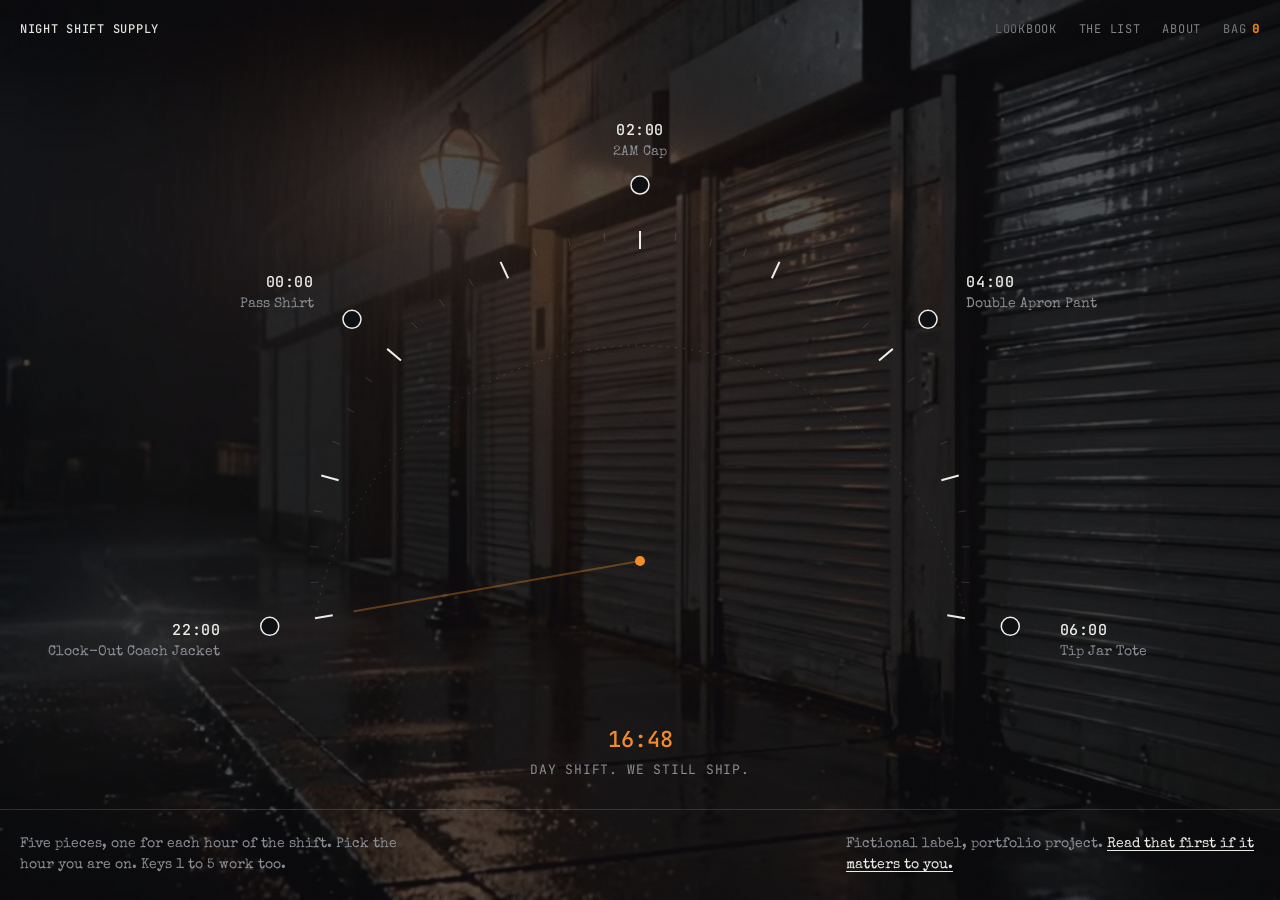
<file: index.html>
<!doctype html>
<html lang="en">
<head>
<meta charset="utf-8">
<meta name="viewport" content="width=device-width,initial-scale=1">
<title>NIGHT SHIFT SUPPLY</title>
<meta name="description" content="Workwear for the hours nobody else works. Five pieces, one for each hour of the shift. A fictional label built as a portfolio project by Angel Valle.">
<meta name="theme-color" content="#0E0F12">
<link rel="icon" href="data:image/svg+xml,%3Csvg xmlns='http://www.w3.org/2000/svg' viewBox='0 0 100 100'%3E%3Crect width='100' height='100' fill='%230E0F12'/%3E%3Ccircle cx='50' cy='50' r='34' fill='none' stroke='%23EDEDE8' stroke-width='6'/%3E%3Cpath d='M50 50V26M50 50l16 9' stroke='%23F28C28' stroke-width='7' stroke-linecap='round'/%3E%3C/svg%3E">
<link rel="stylesheet" href="ns.css?v=4">
</head>
<body>
<a class="skip" href="#dial">Skip to the clock</a>
<header class="head">
  <a class="brand" href="index.html">Night Shift Supply</a>
  <nav aria-label="Main">
    <a href="lookbook.html">Lookbook</a>
    <a href="list.html">The list</a>
    <a href="about.html">About</a>
    <a class="bag" href="hour.html">Bag<b data-bag>0</b></a>
  </nav>
</header>

<main class="home">
  <div class="home__bg" aria-hidden="true">
    <video autoplay muted loop playsinline poster="img/video/street_poster.jpg">
      <source src="img/video/street.webm" type="video/webm">
      <source src="img/video/street.mp4" type="video/mp4">
    </video>
  </div>
  <section class="dial" id="dial" aria-labelledby="dial-h">
    <h1 id="dial-h" class="vh">Night Shift Supply. Pick an hour of the shift.</h1>
    <svg viewBox="0 0 880 620" data-dial role="group" aria-label="Shift clock. Five hours, five pieces."></svg>
    <p class="dial__now"><b data-now>--:--</b><span data-togo>on shift</span></p>
  </section>
  <ol class="hours" aria-label="Hours of the shift">
    <li><a href="hour.html?h=22"><span>22:00</span><span class="n">Clock-Out Coach Jacket</span><span class="p">$148</span></a></li>
    <li><a href="hour.html?h=0"><span>00:00</span><span class="n">Pass Shirt</span><span class="p">$96</span></a></li>
    <li><a href="hour.html?h=2"><span>02:00</span><span class="n">2AM Cap</span><span class="p">$42</span></a></li>
    <li><a href="hour.html?h=4"><span>04:00</span><span class="n">Double Apron Pant</span><span class="p">$128</span></a></li>
    <li><a href="hour.html?h=6"><span>06:00</span><span class="n">Tip Jar Tote</span><span class="p">$68</span></a></li>
  </ol>
  <footer class="home__foot">
    <p class="type">Five pieces, one for each hour of the shift. Pick the hour you are on. Keys 1 to 5 work too.</p>
    <p class="type">Fictional label, portfolio project. <a href="about.html">Read that first if it matters to you.</a></p>
  </footer>
</main>
<script src="ns.js?v=2" defer></script>
</body>
</html>
</file>
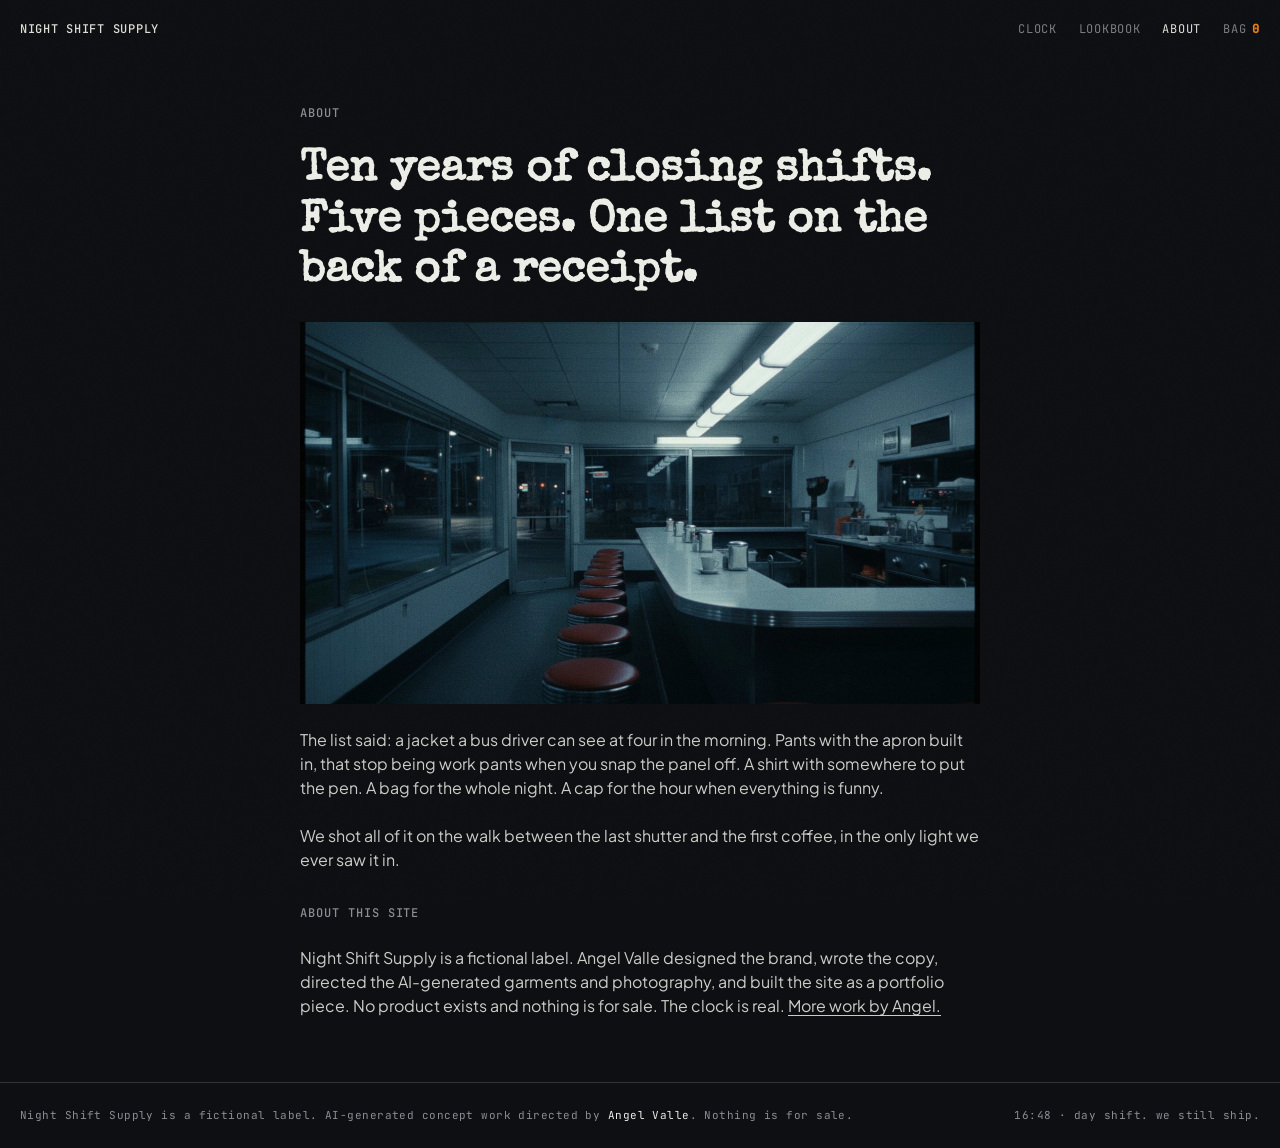
<file: about.html>
<!doctype html>
<html lang="en">
<head>
<meta charset="utf-8">
<meta name="viewport" content="width=device-width,initial-scale=1">
<title>About · NIGHT SHIFT SUPPLY</title>
<meta name="theme-color" content="#0E0F12">
<link rel="stylesheet" href="ns.css?v=4">
</head>
<body>
<header class="head">
  <a class="brand" href="index.html">Night Shift Supply</a>
  <nav aria-label="Main">
    <a href="index.html">Clock</a>
    <a href="lookbook.html">Lookbook</a>
    <a href="about.html" aria-current="page">About</a>
    <a class="bag" href="hour.html">Bag<b data-bag>0</b></a>
  </nav>
</header>
<main class="short">
  <p class="mono">About</p>
  <h1>Ten years of closing shifts. Five pieces. One list on the back of a receipt.</h1>
  <img src="img/tex/diner.jpg" alt="An empty 24-hour diner counter at night" loading="lazy">
  <p>The list said: a jacket a bus driver can see at four in the morning. Pants with the apron built in, that stop being work pants when you snap the panel off. A shirt with somewhere to put the pen. A bag for the whole night. A cap for the hour when everything is funny.</p>
  <p>We shot all of it on the walk between the last shutter and the first coffee, in the only light we ever saw it in.</p>
  <p class="mono" style="margin-top:8px">About this site</p>
  <p>Night Shift Supply is a fictional label. Angel Valle designed the brand, wrote the copy, directed the AI-generated garments and photography, and built the site as a portfolio piece. No product exists and nothing is for sale. The clock is real. <a class="u" href="https://avjcodes.github.io/" rel="noopener">More work by Angel.</a></p>
</main>
<footer class="foot">
  <span>Night Shift Supply is a fictional label. AI-generated concept work directed by <a href="https://avjcodes.github.io/" rel="noopener">Angel Valle</a>. Nothing is for sale.</span>
  <span><span data-now>--:--</span> · <span data-togo></span></span>
</footer>
<script src="ns.js?v=2" defer></script>
</body>
</html>
</file>
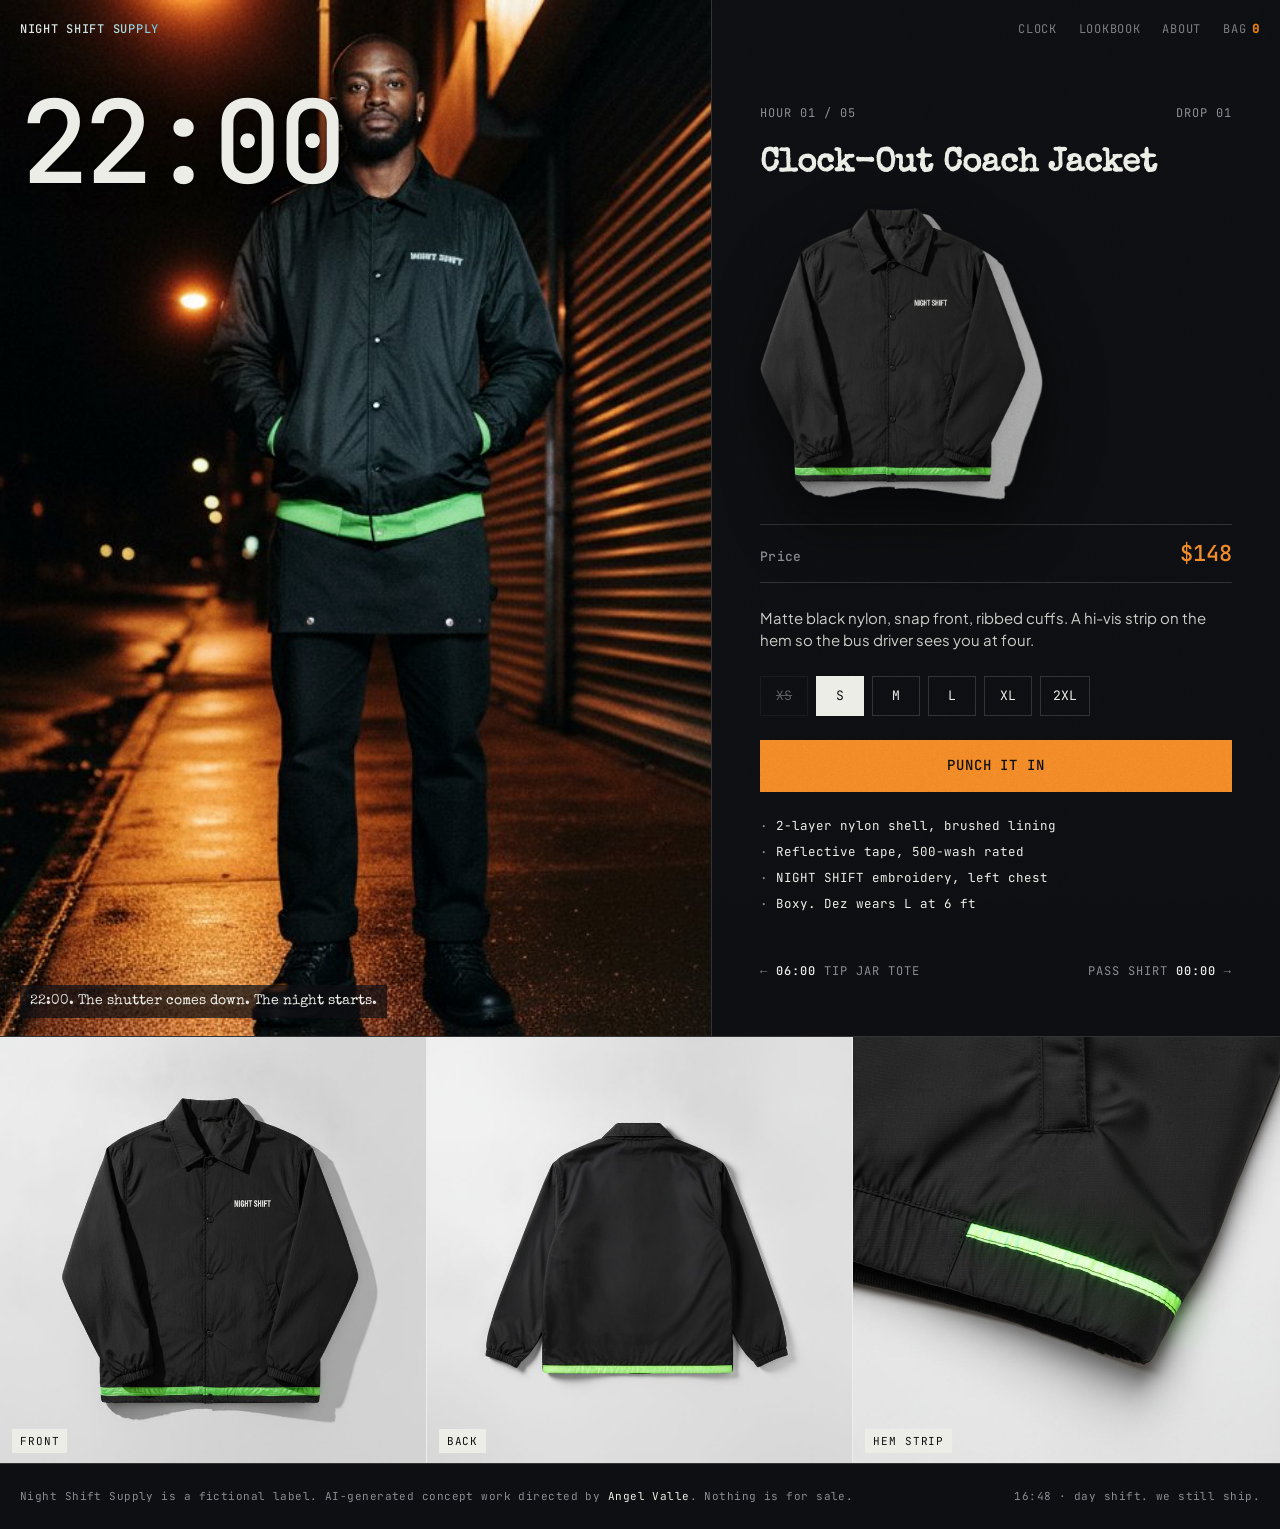
<file: hour.html>
<!doctype html>
<html lang="en">
<head>
<meta charset="utf-8">
<meta name="viewport" content="width=device-width,initial-scale=1">
<title>NIGHT SHIFT SUPPLY</title>
<meta name="theme-color" content="#0E0F12">
<link rel="stylesheet" href="ns.css?v=4">
</head>
<body>
<a class="skip" href="#card">Skip to the piece</a>
<header class="head">
  <a class="brand" href="index.html">Night Shift Supply</a>
  <nav aria-label="Main">
    <a href="index.html">Clock</a>
    <a href="lookbook.html">Lookbook</a>
    <a href="about.html">About</a>
    <a class="bag" href="hour.html">Bag<b data-bag>0</b></a>
  </nav>
</header>

<main data-hour>
  <section class="hour">
    <figure class="hour__photo" style="margin:0">
      <img data-scene src="" alt="">
      <div class="hour__stamp" aria-hidden="true" data-stamp>--:--</div>
      <figcaption class="type" data-cap></figcaption>
    </figure>
    <div class="hour__card" id="card">
      <div class="hour__meta"><span>Hour <span data-idx>01 / 05</span></span><span>Drop 01</span></div>
      <h1 class="hour__name" data-name>Piece</h1>
      <img class="hour__cut" data-cut src="" alt="" width="300" height="300">
      <div class="hour__row"><span class="mono" style="font-size:13px;color:var(--concrete)">Price</span><span class="hour__price num" data-price>$0</span></div>
      <p class="hour__desc" data-desc></p>
      <div class="sizes" role="radiogroup" aria-label="Size"></div>
      <button type="button" class="add" data-add>Punch it in</button>
      <div class="specs" data-specs></div>
      <nav class="hour__nav" aria-label="Hours"><a data-prev href="#">←</a><a data-next href="#">→</a></nav>
    </div>
  </section>
  <section class="hour__more" data-more aria-label="Product photos"></section>
</main>
<footer class="foot">
  <span>Night Shift Supply is a fictional label. AI-generated concept work directed by <a href="https://avjcodes.github.io/" rel="noopener">Angel Valle</a>. Nothing is for sale.</span>
  <span><span data-now>--:--</span> · <span data-togo></span></span>
</footer>
<div class="toast" role="status" aria-live="polite"></div>
<script src="ns.js?v=2" defer></script>
</body>
</html>
</file>
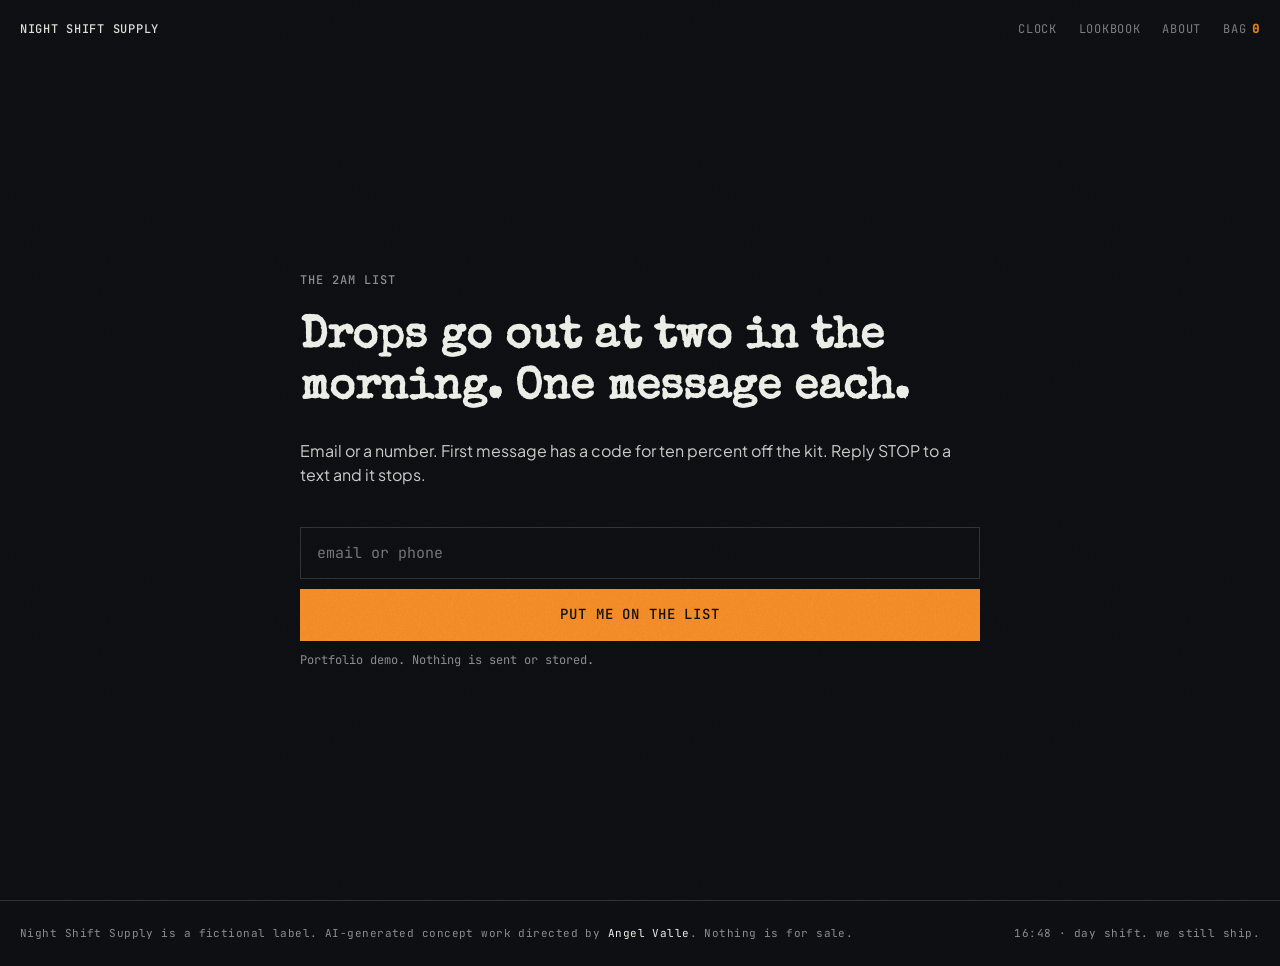
<file: list.html>
<!doctype html>
<html lang="en">
<head>
<meta charset="utf-8">
<meta name="viewport" content="width=device-width,initial-scale=1">
<title>The list · NIGHT SHIFT SUPPLY</title>
<meta name="theme-color" content="#0E0F12">
<link rel="stylesheet" href="ns.css?v=4">
</head>
<body>
<header class="head">
  <a class="brand" href="index.html">Night Shift Supply</a>
  <nav aria-label="Main">
    <a href="index.html">Clock</a>
    <a href="lookbook.html">Lookbook</a>
    <a href="about.html">About</a>
    <a class="bag" href="hour.html">Bag<b data-bag>0</b></a>
  </nav>
</header>
<main class="short">
  <p class="mono">The 2AM list</p>
  <h1>Drops go out at two in the morning. One message each.</h1>
  <p>Email or a number. First message has a code for ten percent off the kit. Reply STOP to a text and it stops.</p>
  <form data-list novalidate>
    <label class="vh" for="li">Email or phone</label>
    <input id="li" type="text" inputmode="email" autocomplete="email" placeholder="email or phone">
    <button type="submit" class="add">Put me on the list</button>
    <small>Portfolio demo. Nothing is sent or stored.</small>
    <p class="ok" hidden>On the list. (Demo. Nothing happened.)</p>
  </form>
</main>
<footer class="foot">
  <span>Night Shift Supply is a fictional label. AI-generated concept work directed by <a href="https://avjcodes.github.io/" rel="noopener">Angel Valle</a>. Nothing is for sale.</span>
  <span><span data-now>--:--</span> · <span data-togo></span></span>
</footer>
<script src="ns.js?v=2" defer></script>
</body>
</html>
</file>
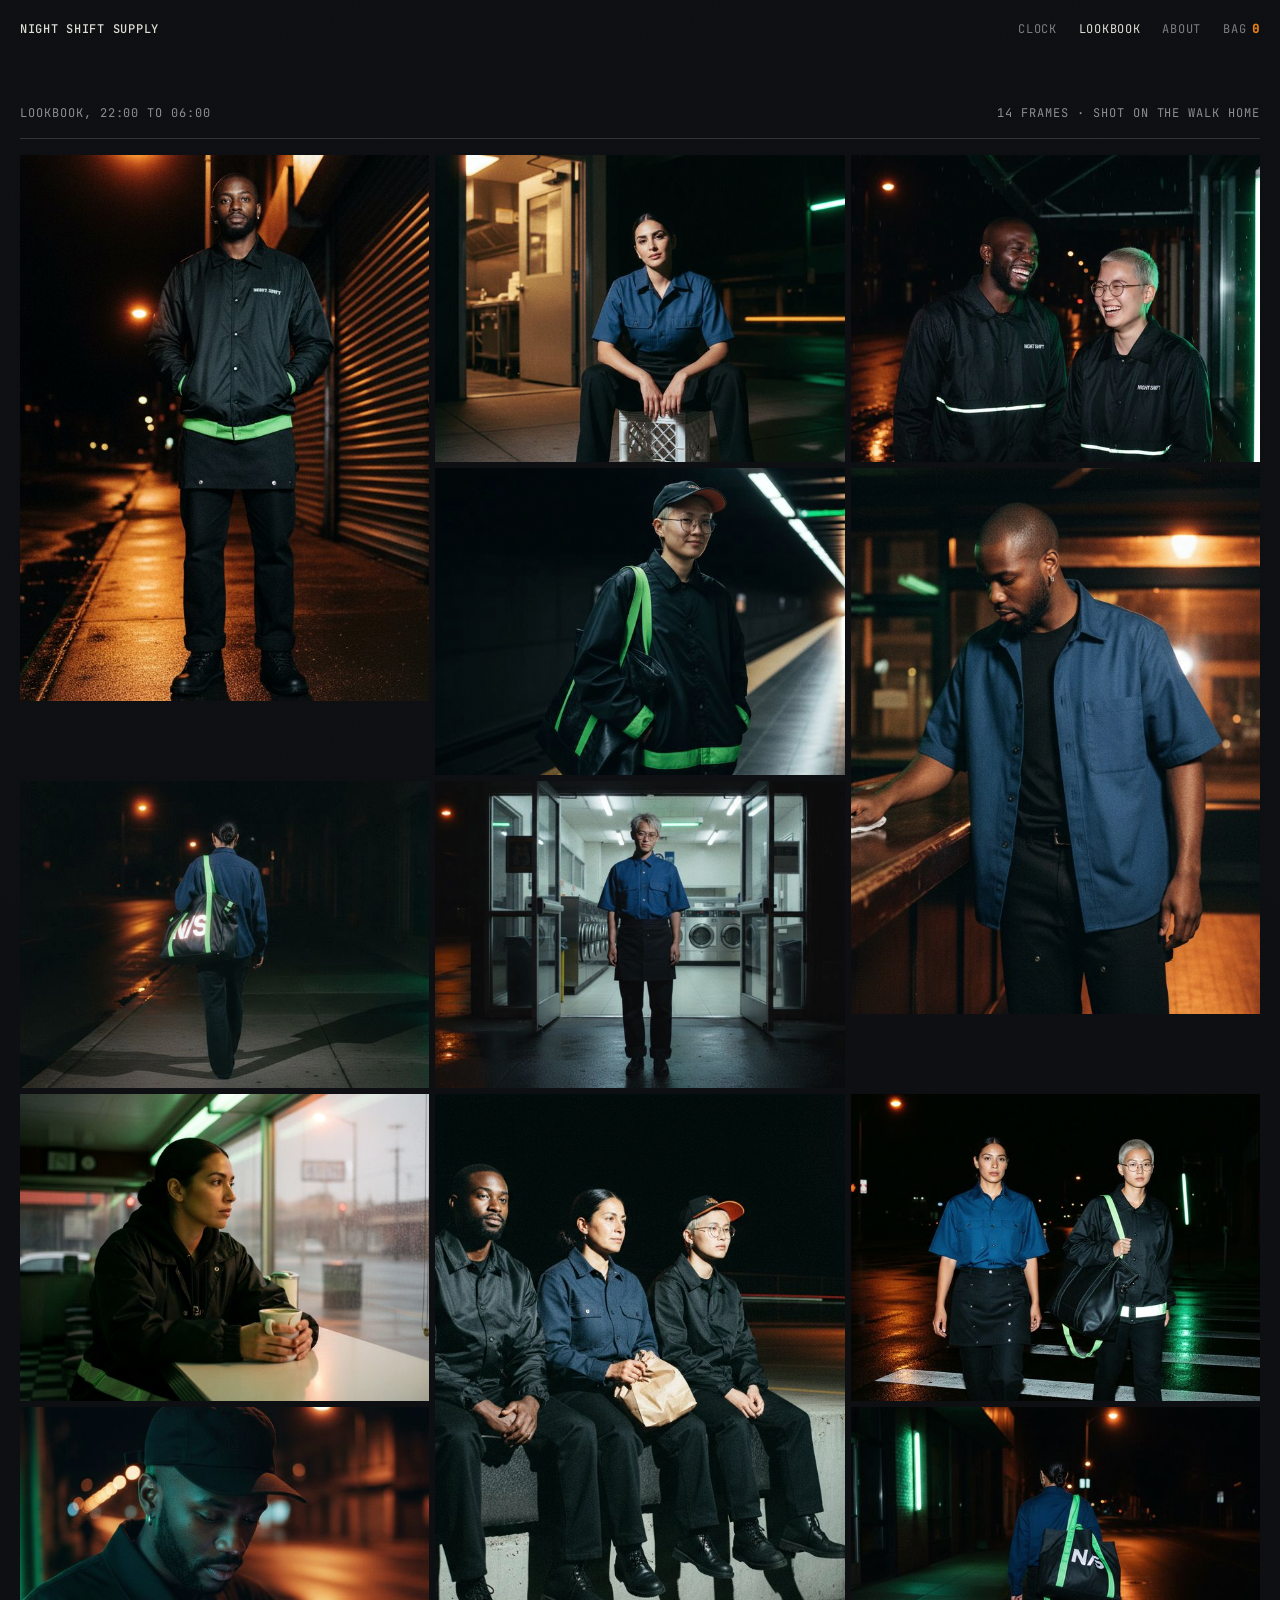
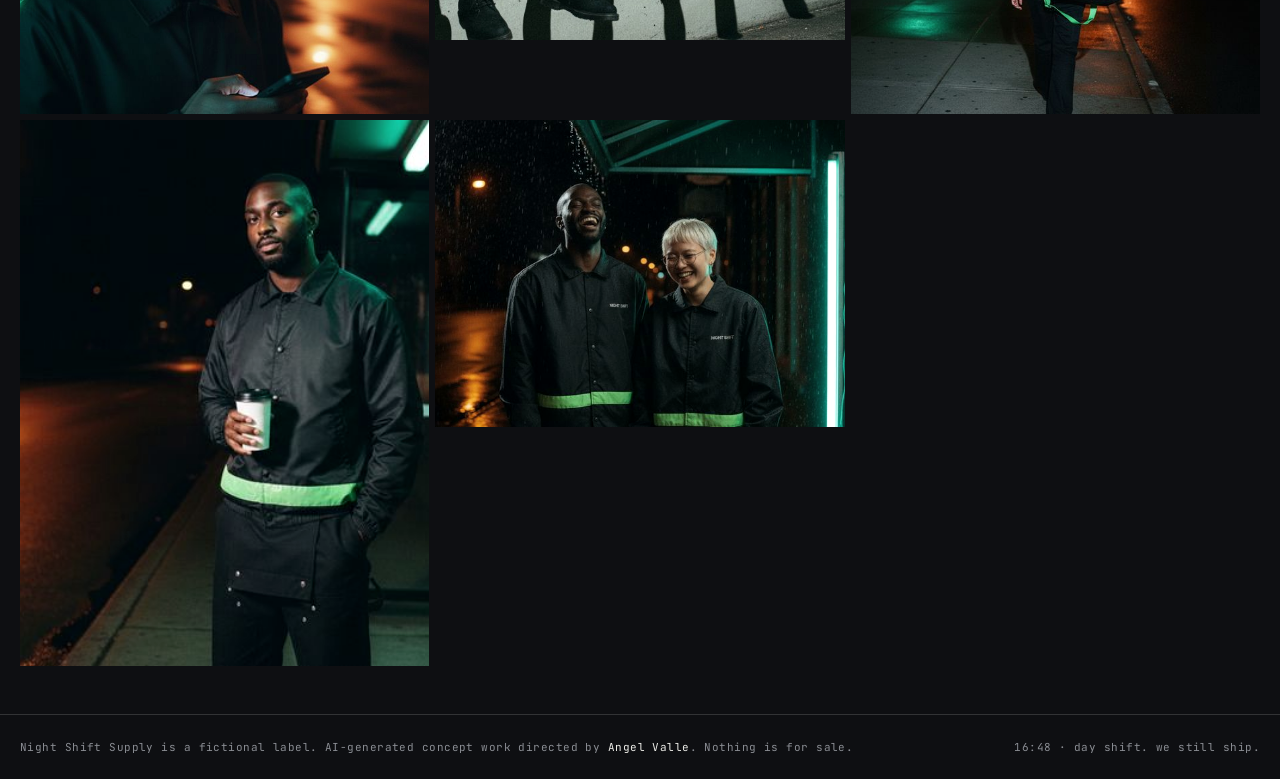
<file: lookbook.html>
<!doctype html>
<html lang="en">
<head>
<meta charset="utf-8">
<meta name="viewport" content="width=device-width,initial-scale=1">
<title>Lookbook · NIGHT SHIFT SUPPLY</title>
<meta name="theme-color" content="#0E0F12">
<link rel="stylesheet" href="ns.css?v=4">
</head>
<body>
<a class="skip" href="#grid">Skip to photos</a>
<header class="head">
  <a class="brand" href="index.html">Night Shift Supply</a>
  <nav aria-label="Main">
    <a href="index.html">Clock</a>
    <a href="lookbook.html" aria-current="page">Lookbook</a>
    <a href="about.html">About</a>
    <a class="bag" href="hour.html">Bag<b data-bag>0</b></a>
  </nav>
</header>
<main class="book">
  <div class="book__head"><span>Lookbook, 22:00 to 06:00</span><span>14 frames · shot on the walk home</span></div>
  <div class="book__grid" id="grid">
    <a href="hour.html?h=22"><img src="img/look/dez_shutter.jpg" alt="Dez in the coach jacket beside a closed shutter" loading="lazy" style="object-position:50% 30%"><span>22:00 · Coach Jacket</span></a>
    <a href="hour.html?h=4"><img src="img/look/marisol_kitchen_800.jpg" alt="Marisol on a crate outside the kitchen door" loading="lazy" style="object-position:40% 50%"><span>04:00 · Apron Pant</span></a>
    <a href="hour.html?h=22"><img src="img/look/dez_kit_laugh_800.jpg" alt="Dez and Kit laughing" loading="lazy"><span>Coach Jacket, two ways</span></a>
    <a href="hour.html?h=2"><img src="img/look/kit_subway_800.jpg" alt="Kit on the subway platform" loading="lazy" style="object-position:20% 50%"><span>02:00 · 2AM Cap</span></a>
    <a href="hour.html?h=0"><img src="img/look/dez_bar.jpg" alt="Dez wiping down the bar" loading="lazy"><span>00:00 · Pass Shirt</span></a>
    <a href="hour.html?h=6"><img src="img/look/walk_tote_street_800.jpg" alt="Walking home with the tote" loading="lazy"><span>06:00 · Tip Jar Tote</span></a>
    <a href="hour.html?h=0"><img src="img/look/kit_laundromat_800.jpg" alt="Kit in a laundromat doorway" loading="lazy" style="object-position:50% 40%"><span>00:00 · Pass Shirt</span></a>
    <a href="hour.html?h=22"><img src="img/look/marisol_diner_800.jpg" alt="Marisol at a diner counter" loading="lazy"><span>Coach Jacket, diner</span></a>
    <a href="hour.html?h=4"><img src="img/look/group_dock.jpg" alt="The team on a loading dock" loading="lazy"><span>End of shift</span></a>
    <a href="hour.html?h=0"><img src="img/look/crosswalk_pair_800.jpg" alt="Marisol and Kit on a crosswalk" loading="lazy"><span>Pass Shirt, Coach Jacket</span></a>
    <a href="hour.html?h=2"><img src="img/look/dez_phone_cap_800.jpg" alt="Dez under the orange brim" loading="lazy"><span>02:00 · 2AM Cap</span></a>
    <a href="hour.html?h=6"><img src="img/look/marisol_walk_tote_800.jpg" alt="Marisol walking away with the tote" loading="lazy"><span>06:00 · Tip Jar Tote</span></a>
    <a href="hour.html?h=22"><img src="img/look/dez_bus_coffee_800.jpg" alt="Dez at a bus shelter with coffee" loading="lazy"><span>Coach Jacket, bus</span></a>
    <a href="hour.html?h=22"><img src="img/look/dez_kit_rain_800.jpg" alt="Dez and Kit under an awning in the rain" loading="lazy"><span>Coach Jacket, rain</span></a>
  </div>
</main>
<footer class="foot">
  <span>Night Shift Supply is a fictional label. AI-generated concept work directed by <a href="https://avjcodes.github.io/" rel="noopener">Angel Valle</a>. Nothing is for sale.</span>
  <span><span data-now>--:--</span> · <span data-togo></span></span>
</footer>
<script src="ns.js?v=2" defer></script>
</body>
</html>
</file>
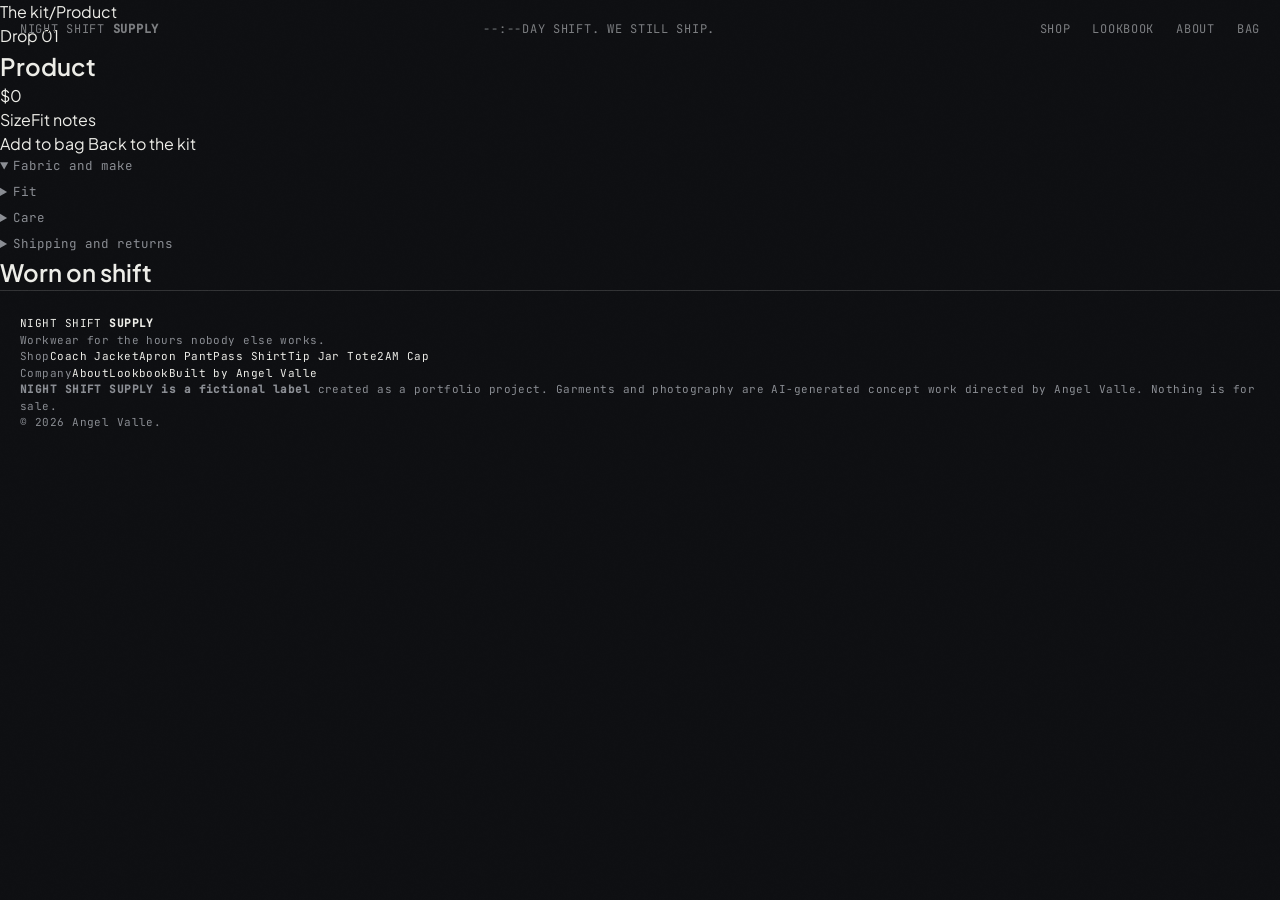
<file: product.html>
<!doctype html>
<html lang="en">
<head>
<meta charset="utf-8">
<meta name="viewport" content="width=device-width,initial-scale=1">
<title>NIGHT SHIFT SUPPLY</title>
<meta name="theme-color" content="#0E0F12">
<link rel="stylesheet" href="ns.css?v=1">
</head>
<body>
<a class="skip" href="#buy">Skip to buy</a>
<header class="head">
  <a class="logo" href="index.html" aria-label="Night Shift Supply home">NIGHT SHIFT <b>SUPPLY</b></a>
  <div class="clock"><span class="dot" aria-hidden="true"></span><time data-clock>--:--</time><span data-togo>on shift</span></div>
  <nav class="nav" aria-label="Main">
    <a href="shop.html">Shop</a>
    <a href="index.html#look">Lookbook</a>
    <a href="about.html">About</a>
    <a class="nav__bag" href="shop.html" aria-label="Bag">Bag<span class="bag-count" data-bag-count hidden>0</span></a>
  </nav>
</header>
<main class="pdp wrap" data-pdp>
  <nav class="crumbs" aria-label="Breadcrumb"><a href="shop.html">The kit</a><span>/</span><span data-crumb>Product</span></nav>
  <div class="pdp__grid">
    <section class="gal" aria-label="Product photos">
      <div class="gal__main"></div>
      <div class="gal__thumbs" role="tablist" aria-label="Choose photo"></div>
    </section>
    <section class="buy" id="buy">
      <p class="eyebrow">Drop 01</p>
      <h1 class="d" data-name>Product</h1>
      <p class="buy__price num" data-price>$0</p>
      <p class="buy__lede" data-lede></p>
      <div class="opt">
        <div class="opt__label"><span>Size</span><a href="#fit">Fit notes</a></div>
        <div class="sizes" role="radiogroup" aria-label="Size"></div>
      </div>
      <div class="buy__cta">
        <button type="button" class="btn btn--sodium" data-add>Add to bag</button>
        <a class="btn btn--line" href="shop.html">Back to the kit</a>
      </div>
      <div class="specs">
        <details open><summary>Fabric and make</summary><p data-fabric></p></details>
        <details id="fit"><summary>Fit</summary><p data-fit></p></details>
        <details><summary>Care</summary><p data-care></p></details>
        <details><summary>Shipping and returns</summary><ul><li>Ships in 2 to 4 business days.</li><li>Free exchanges within 30 days, unworn.</li><li>Portfolio demo. No orders are taken.</li></ul></details>
      </div>
    </section>
  </div>
  <section class="worn" aria-labelledby="worn-h">
    <h2 id="worn-h" class="d">Worn on shift</h2>
    <div class="worn__grid"></div>
  </section>
</main>
<footer class="foot">
  <div class="wrap foot__grid">
    <div><a class="logo" href="index.html">NIGHT SHIFT <b>SUPPLY</b></a><p>Workwear for the hours nobody else works.</p></div>
    <nav aria-label="Shop"><span>Shop</span><a href="product.html?p=jacket">Coach Jacket</a><a href="product.html?p=pant">Apron Pant</a><a href="product.html?p=shirt">Pass Shirt</a><a href="product.html?p=tote">Tip Jar Tote</a><a href="product.html?p=cap">2AM Cap</a></nav>
    <nav aria-label="Company"><span>Company</span><a href="about.html">About</a><a href="index.html#look">Lookbook</a><a href="https://avjcodes.github.io/" rel="noopener">Built by Angel Valle</a></nav>
    <div class="foot__legal"><p><b>NIGHT SHIFT SUPPLY is a fictional label</b> created as a portfolio project. Garments and photography are AI-generated concept work directed by Angel Valle. Nothing is for sale.</p><p class="num">© 2026 Angel Valle.</p></div>
  </div>
</footer>
<div class="toast" role="status" aria-live="polite"></div>
<script src="ns.js?v=1" defer></script>
</body>
</html>
</file>
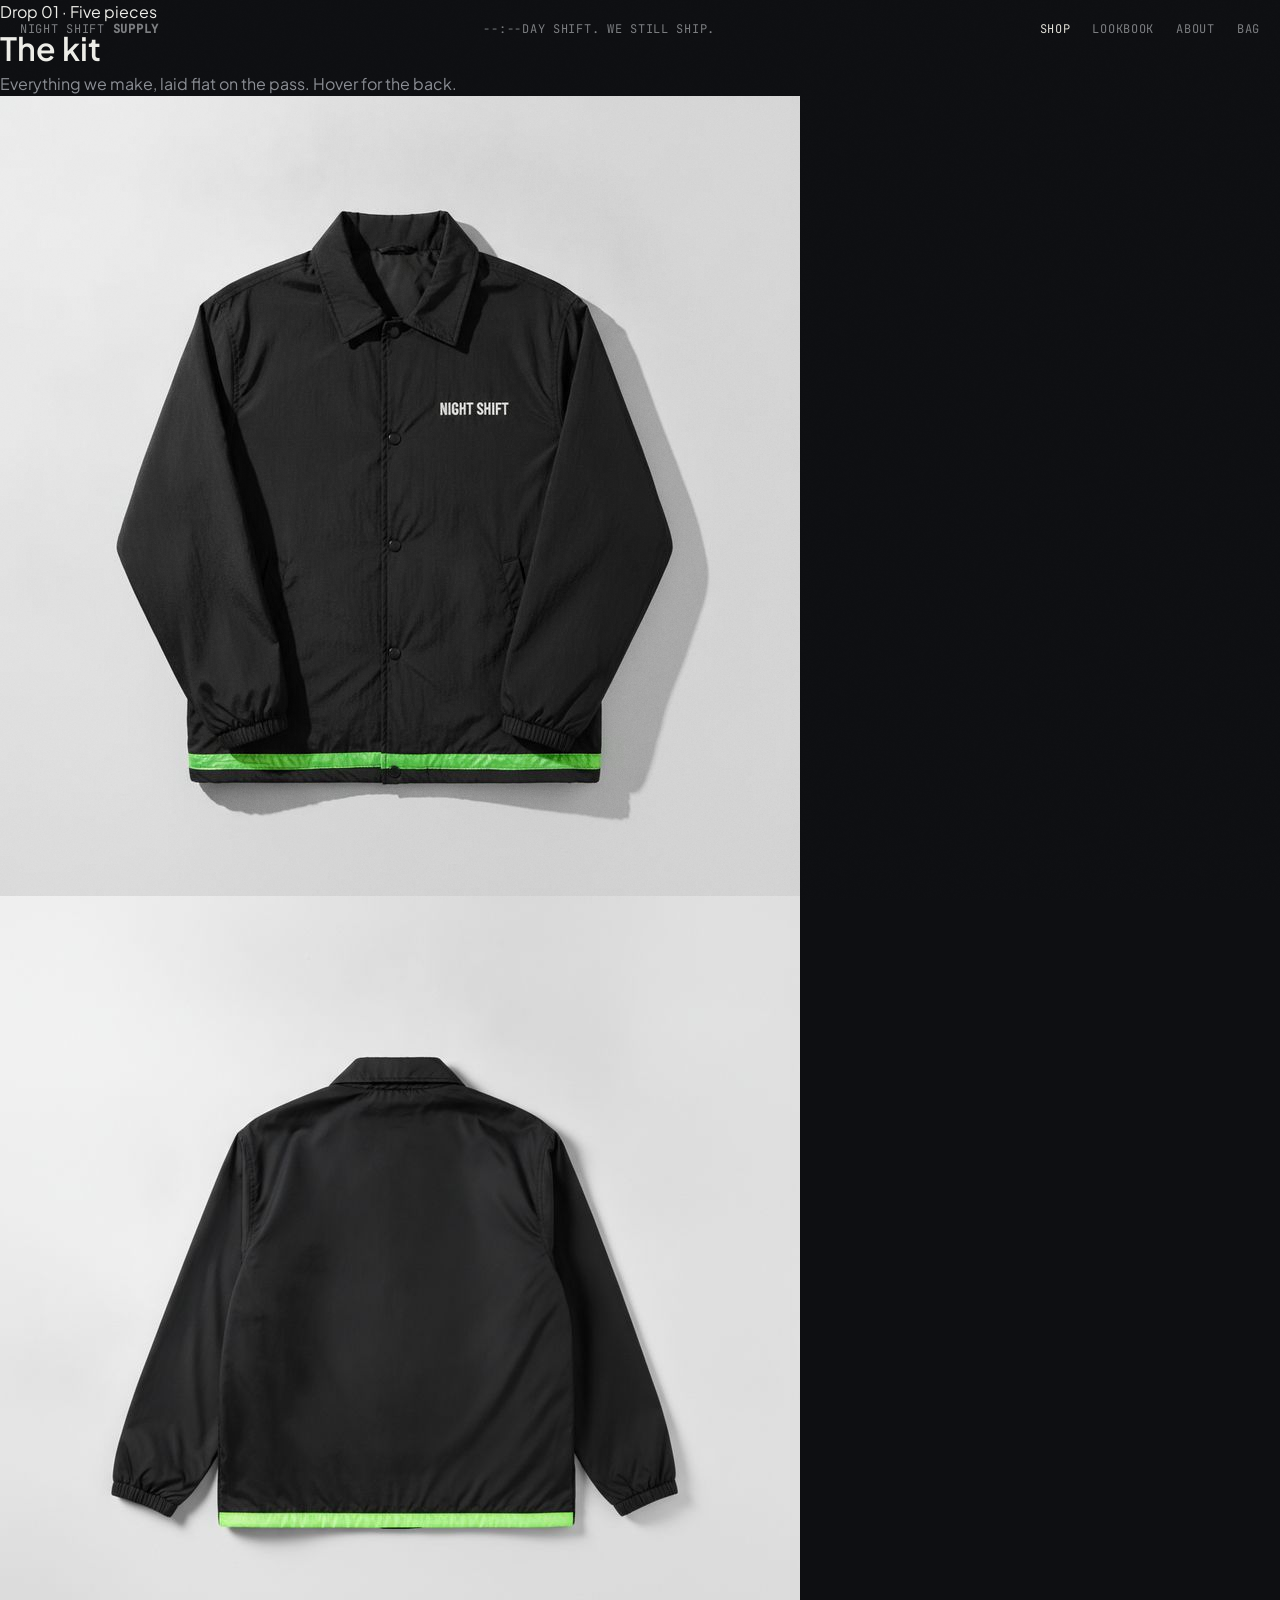
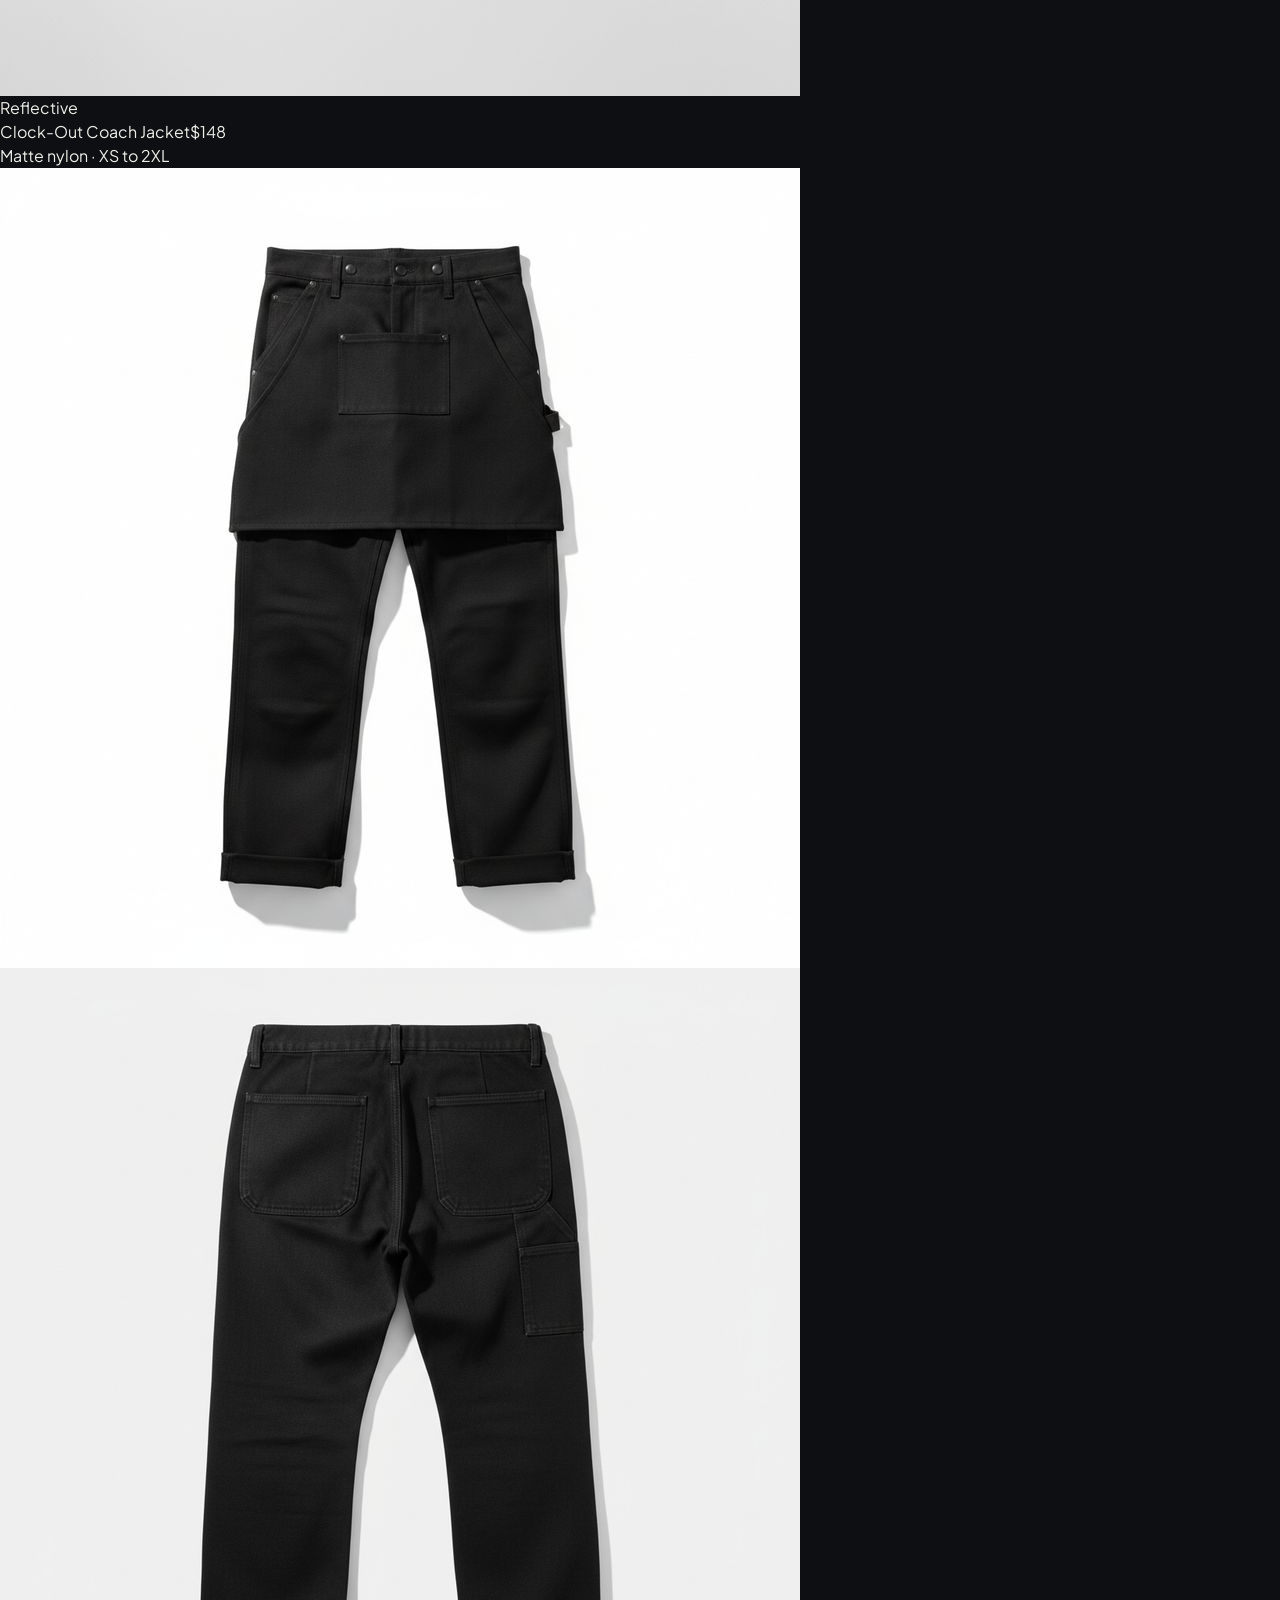
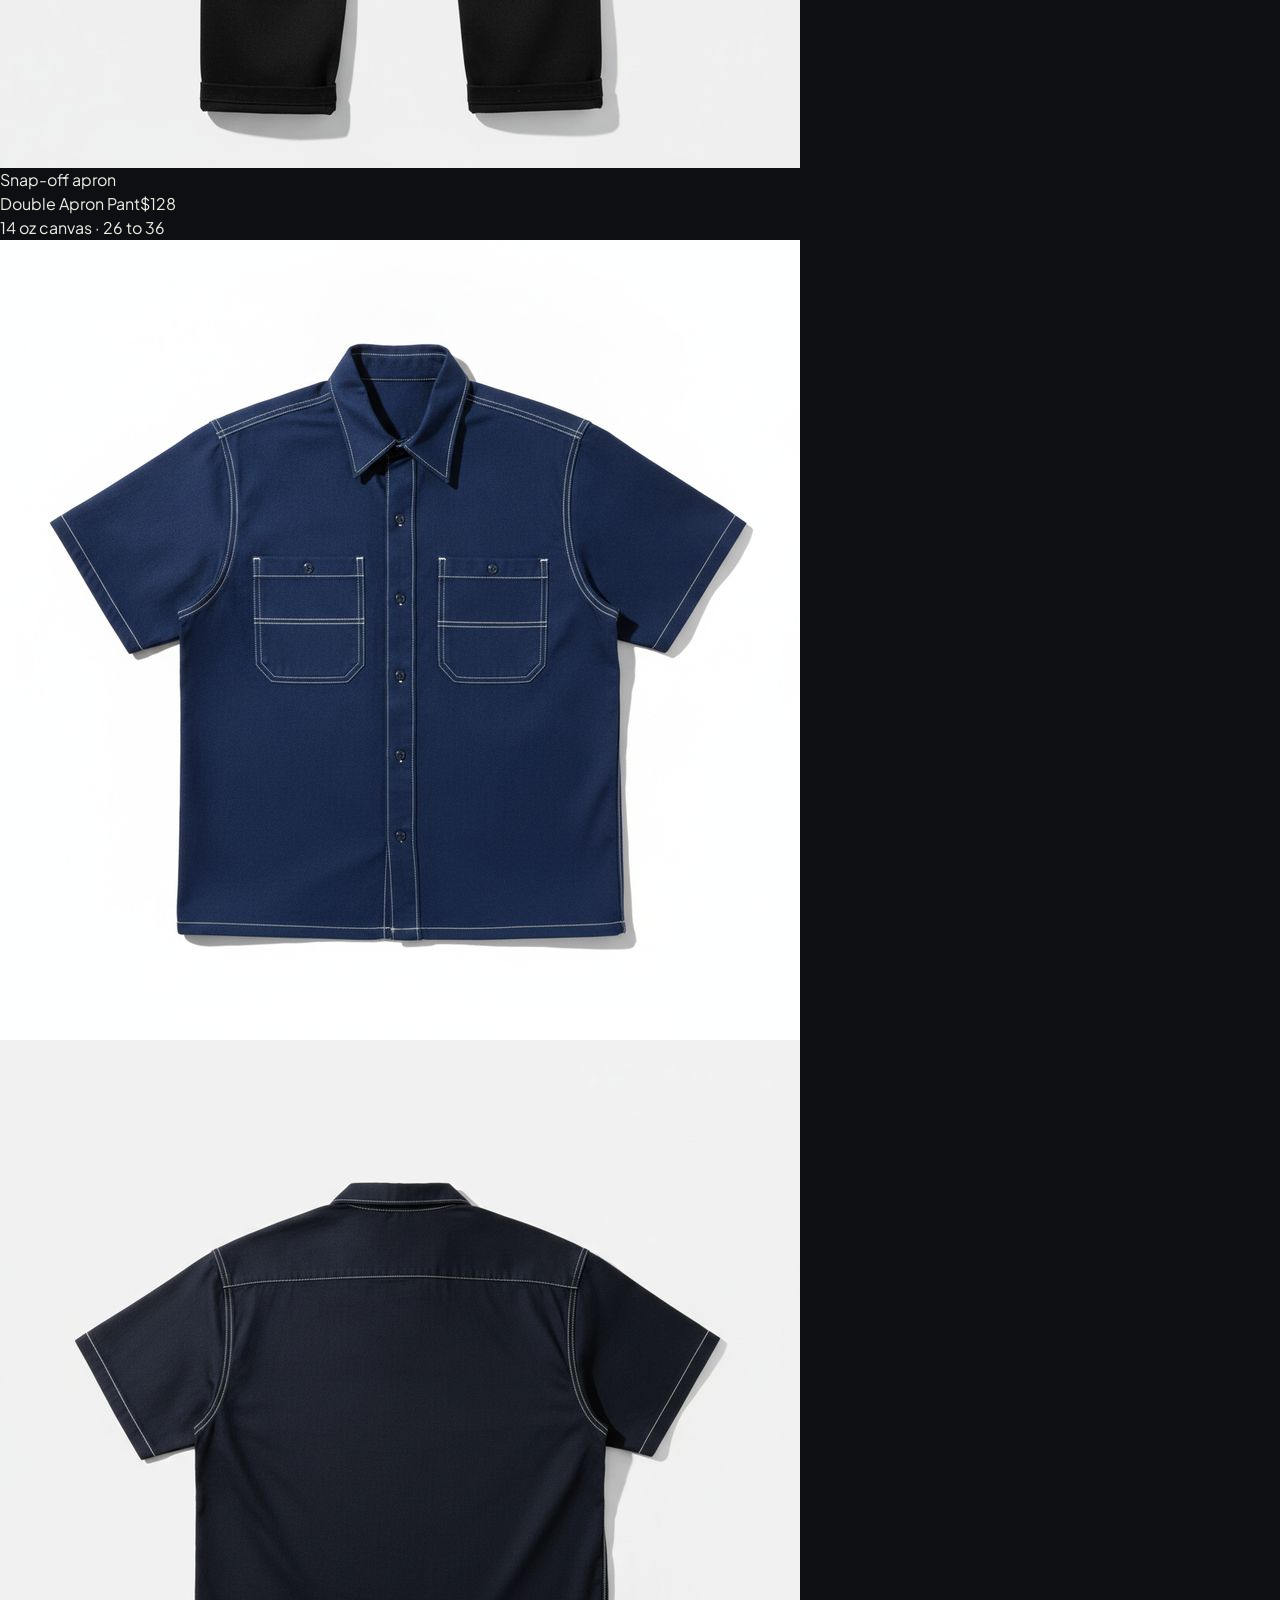
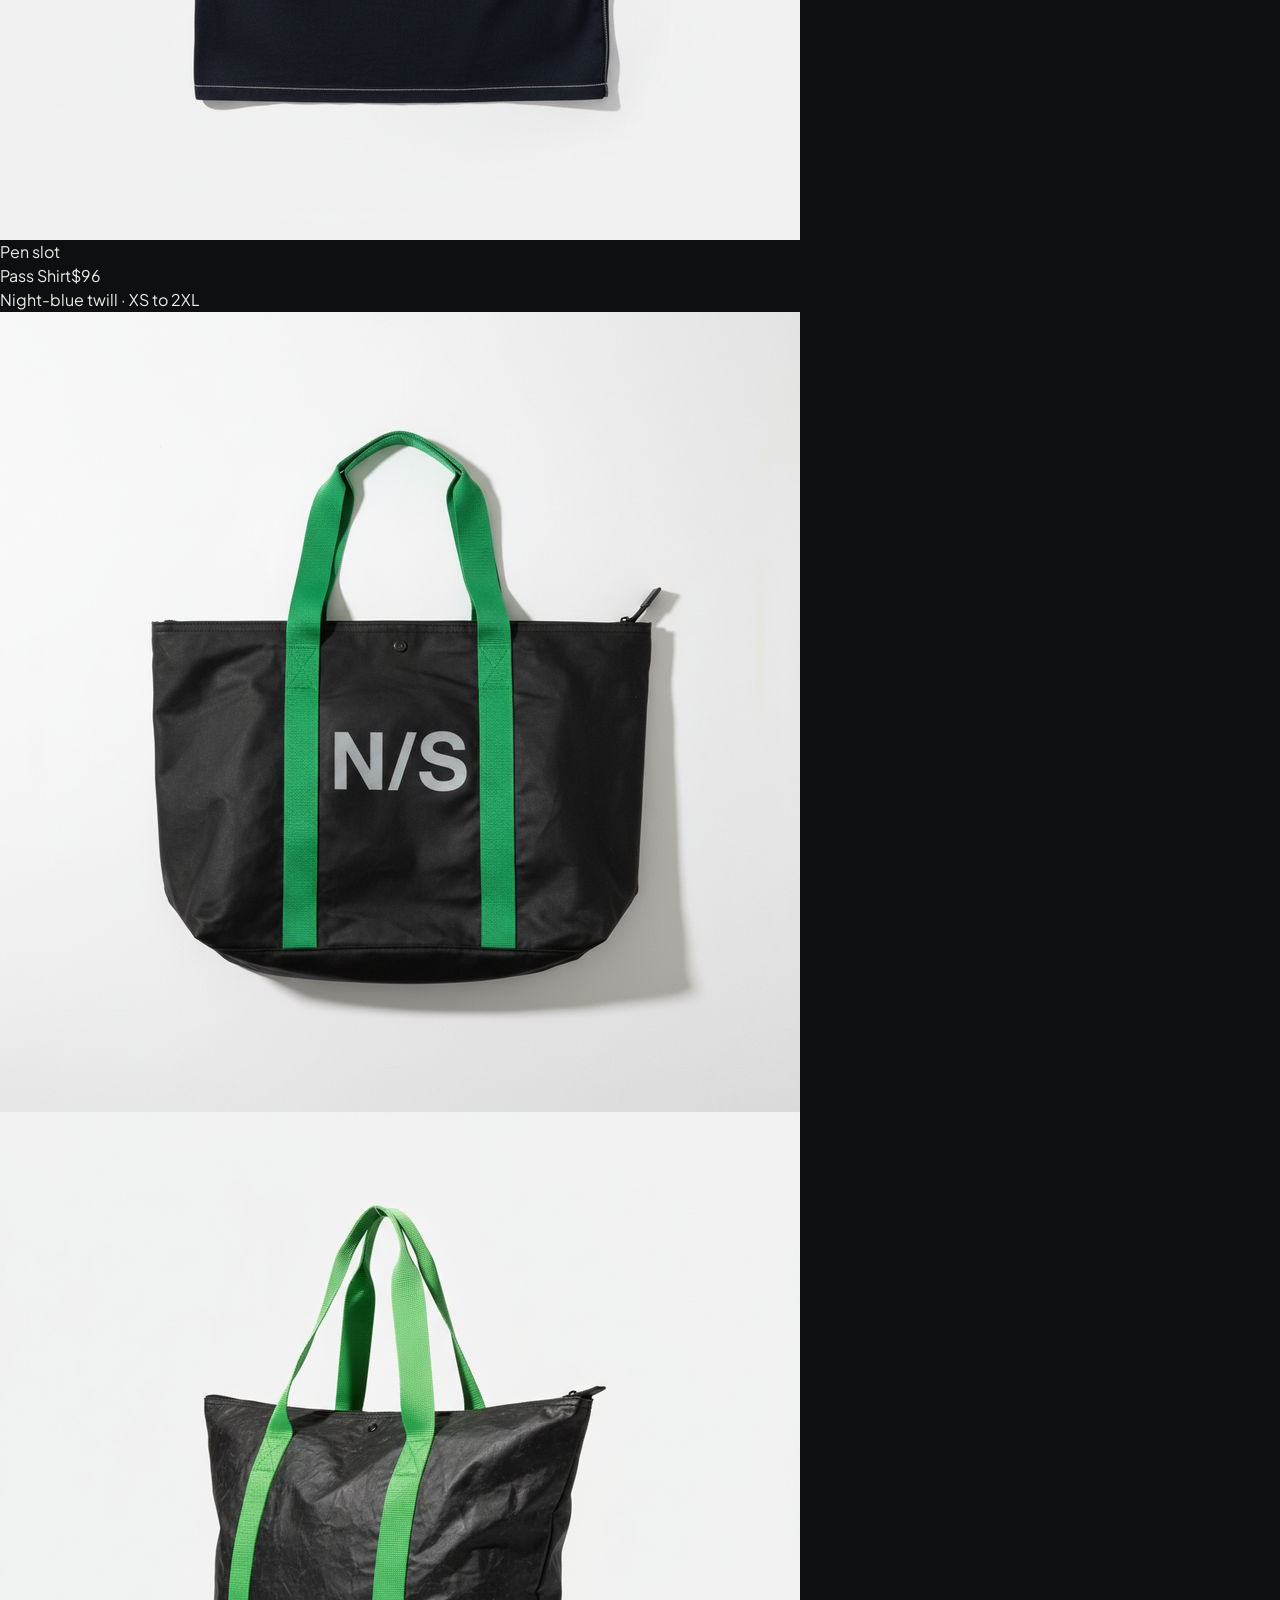
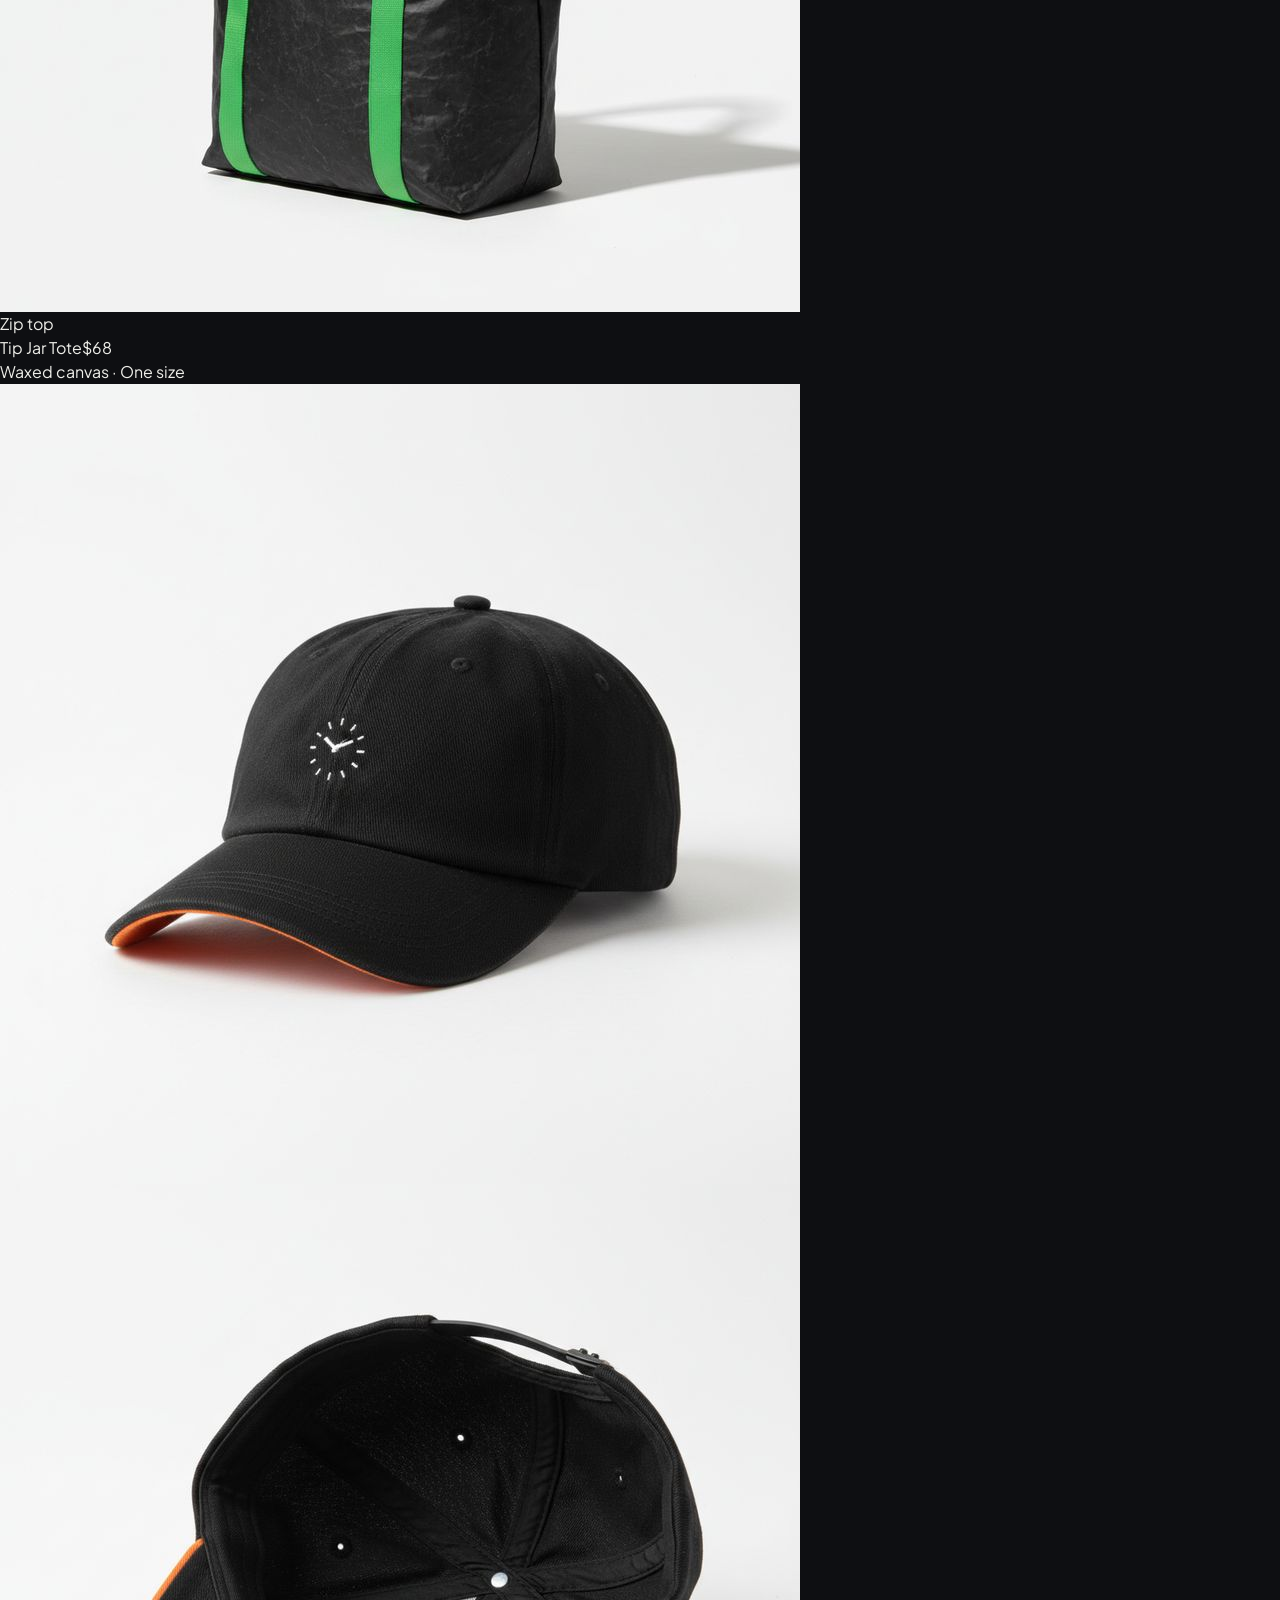
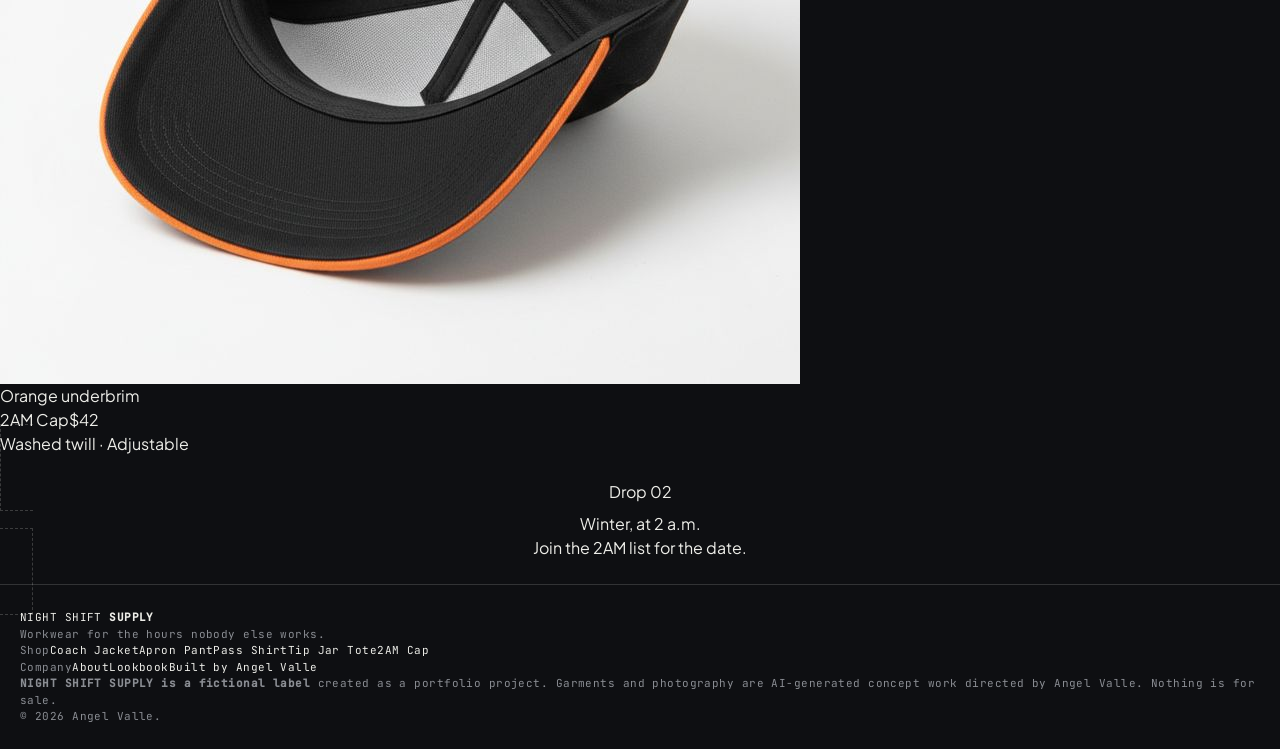
<file: shop.html>
<!doctype html>
<html lang="en">
<head>
<meta charset="utf-8">
<meta name="viewport" content="width=device-width,initial-scale=1">
<title>Shop · NIGHT SHIFT SUPPLY</title>
<meta name="theme-color" content="#0E0F12">
<link rel="stylesheet" href="ns.css?v=1">
</head>
<body>
<a class="skip" href="#grid">Skip to products</a>
<header class="head">
  <a class="logo" href="index.html" aria-label="Night Shift Supply home">NIGHT SHIFT <b>SUPPLY</b></a>
  <div class="clock"><span class="dot" aria-hidden="true"></span><time data-clock>--:--</time><span data-togo>on shift</span></div>
  <nav class="nav" aria-label="Main">
    <a href="shop.html" aria-current="page">Shop</a>
    <a href="index.html#look">Lookbook</a>
    <a href="about.html">About</a>
    <a class="nav__bag" href="shop.html" aria-label="Bag">Bag<span class="bag-count" data-bag-count hidden>0</span></a>
  </nav>
</header>
<main class="shop wrap">
  <div class="shop__head">
    <p class="eyebrow">Drop 01 · Five pieces</p>
    <h1 class="d">The kit</h1>
    <p style="color:var(--concrete);max-width:52ch">Everything we make, laid flat on the pass. Hover for the back.</p>
  </div>
  <div class="shop__grid" id="grid">
    <a class="card" href="product.html?p=jacket">
      <div class="card__img"><img src="img/prod/jacket_front_800.jpg" alt="Clock-Out Coach Jacket, front" loading="lazy"><img class="alt" src="img/prod/jacket_back_800.jpg" alt="" loading="lazy"><span class="card__tag">Reflective</span></div>
      <div class="card__row"><span class="card__name">Clock-Out Coach Jacket</span><span class="card__price num">$148</span></div>
      <p class="card__meta">Matte nylon · XS to 2XL</p>
    </a>
    <a class="card" href="product.html?p=pant">
      <div class="card__img"><img src="img/prod/pant_front_800.jpg" alt="Double Apron Pant, front with apron panel" loading="lazy"><img class="alt" src="img/prod/pant_back_800.jpg" alt="" loading="lazy"><span class="card__tag">Snap-off apron</span></div>
      <div class="card__row"><span class="card__name">Double Apron Pant</span><span class="card__price num">$128</span></div>
      <p class="card__meta">14 oz canvas · 26 to 36</p>
    </a>
    <a class="card" href="product.html?p=shirt">
      <div class="card__img"><img src="img/prod/shirt_front_800.jpg" alt="Pass Shirt, front" loading="lazy"><img class="alt" src="img/prod/shirt_back_800.jpg" alt="" loading="lazy"><span class="card__tag">Pen slot</span></div>
      <div class="card__row"><span class="card__name">Pass Shirt</span><span class="card__price num">$96</span></div>
      <p class="card__meta">Night-blue twill · XS to 2XL</p>
    </a>
    <a class="card" href="product.html?p=tote">
      <div class="card__img"><img src="img/prod/tote_front_800.jpg" alt="Tip Jar Tote, front" loading="lazy"><img class="alt" src="img/prod/tote_side_800.jpg" alt="" loading="lazy"><span class="card__tag">Zip top</span></div>
      <div class="card__row"><span class="card__name">Tip Jar Tote</span><span class="card__price num">$68</span></div>
      <p class="card__meta">Waxed canvas · One size</p>
    </a>
    <a class="card" href="product.html?p=cap">
      <div class="card__img"><img src="img/prod/cap_front_800.jpg" alt="2AM Cap, front" loading="lazy"><img class="alt" src="img/prod/cap_under_800.jpg" alt="" loading="lazy"><span class="card__tag">Orange underbrim</span></div>
      <div class="card__row"><span class="card__name">2AM Cap</span><span class="card__price num">$42</span></div>
      <p class="card__meta">Washed twill · Adjustable</p>
    </a>
    <a class="card" href="index.html#look" style="align-content:center;text-align:center;padding:var(--s4);border:1px dashed rgba(237,237,232,.2)">
      <p class="eyebrow">Drop 02</p>
      <p class="card__name" style="margin-top:8px">Winter, at 2 a.m.</p>
      <p class="card__meta">Join the 2AM list for the date.</p>
    </a>
  </div>
</main>
<footer class="foot">
  <div class="wrap foot__grid">
    <div><a class="logo" href="index.html">NIGHT SHIFT <b>SUPPLY</b></a><p>Workwear for the hours nobody else works.</p></div>
    <nav aria-label="Shop"><span>Shop</span><a href="product.html?p=jacket">Coach Jacket</a><a href="product.html?p=pant">Apron Pant</a><a href="product.html?p=shirt">Pass Shirt</a><a href="product.html?p=tote">Tip Jar Tote</a><a href="product.html?p=cap">2AM Cap</a></nav>
    <nav aria-label="Company"><span>Company</span><a href="about.html">About</a><a href="index.html#look">Lookbook</a><a href="https://avjcodes.github.io/" rel="noopener">Built by Angel Valle</a></nav>
    <div class="foot__legal"><p><b>NIGHT SHIFT SUPPLY is a fictional label</b> created as a portfolio project. Garments and photography are AI-generated concept work directed by Angel Valle. Nothing is for sale.</p><p class="num">© 2026 Angel Valle.</p></div>
  </div>
</footer>
<script src="ns.js?v=1" defer></script>
</body>
</html>
</file>
<file: ns.css>
/* NIGHT SHIFT SUPPLY v2: a punch clock. One screen per page. Chalk on asphalt, sodium only. */
@font-face{font-family:"JetBrains Mono";src:url("fonts/JetBrainsMono-400.woff2") format("woff2");font-weight:400;font-display:swap}
@font-face{font-family:"JetBrains Mono";src:url("fonts/JetBrainsMono-500.woff2") format("woff2");font-weight:500;font-display:swap}
@font-face{font-family:"Special Elite";src:url("fonts/SpecialElite-400.woff2") format("woff2");font-weight:400;font-display:swap}
@font-face{font-family:"Plus Jakarta Sans";src:url("fonts/PlusJakartaSans-41d807.woff2") format("woff2");font-weight:400 600;font-display:swap}

:root{
  --asphalt:#0E0F12; --asphalt-2:#15171C; --line:rgba(237,237,232,.16); --concrete:#8A8D93; --chalk:#EDEDE8; --sodium:#F28C28;
  --mono:"JetBrains Mono",ui-monospace,"SF Mono",Menlo,Consolas,monospace;
  --type:"Special Elite","Courier New",monospace;
  --body:"Plus Jakarta Sans",system-ui,sans-serif;
  --s1:8px;--s2:16px;--s3:24px;--s4:32px;--s5:48px;--s6:64px;
  --fast:160ms;--ease:cubic-bezier(.2,.8,.2,1);
  color-scheme:dark;
}
*,*::before,*::after{box-sizing:border-box}
html{-webkit-text-size-adjust:100%}
body{margin:0;min-height:100svh;background:var(--asphalt);color:var(--chalk);font:16px/1.5 var(--body);-webkit-font-smoothing:antialiased;overflow-x:hidden}
img,video{display:block;max-width:100%;height:auto}
a{color:inherit;text-decoration:none}
button{font:inherit;color:inherit;background:none;border:0;padding:0;cursor:pointer}
h1,h2,h3,p{margin:0}
.mono{font-family:var(--mono);font-weight:500;letter-spacing:.02em}
.type{font-family:var(--type)}
.vh{position:absolute!important;width:1px;height:1px;overflow:hidden;clip:rect(0 0 0 0);white-space:nowrap}
:focus-visible{outline:2px solid var(--sodium);outline-offset:3px}
.skip{position:absolute;left:8px;top:-48px;background:var(--sodium);color:var(--asphalt);padding:10px 14px;z-index:1000;font-family:var(--mono)}
.skip:focus{top:8px}
/* film grain on everything */
body::after{content:"";position:fixed;inset:0;pointer-events:none;background:url("img/grain.png") repeat;background-size:180px;opacity:.10;mix-blend-mode:overlay;z-index:999}
@media (prefers-reduced-motion:reduce){*,*::before,*::after{animation-duration:.01ms!important;transition-duration:.01ms!important}}

/* HEADER: one thin line, mono */
.head{position:fixed;inset:0 0 auto 0;z-index:50;display:flex;align-items:center;justify-content:space-between;gap:var(--s2);padding:14px 20px;font-family:var(--mono);font-size:12px;letter-spacing:.06em;text-transform:uppercase;color:var(--concrete);mix-blend-mode:difference}
.head a{padding:6px 0}
.head a:hover,.head a[aria-current="page"]{color:var(--chalk)}
.head .brand{color:var(--chalk);font-weight:500}
.head nav{display:flex;gap:22px}
.head .bag b{color:var(--sodium);margin-left:6px}
@media (max-width:640px){.head nav a:not(.bag){display:none}}

/* HOME: the clock */
.home{position:relative;min-height:100svh;display:grid;grid-template-rows:1fr auto;isolation:isolate;overflow:hidden}
.home__bg{position:absolute;inset:0;z-index:-1;opacity:.28}
.home__bg video,.home__bg img{width:100%;height:100%;object-fit:cover;filter:saturate(.8) contrast(1.05)}
.home::before{content:"";position:absolute;inset:0;z-index:-1;background:radial-gradient(60% 60% at 50% 55%,transparent,var(--asphalt) 85%)}
.dial{position:relative;display:grid;place-items:center;padding:96px var(--s3) var(--s3)}
.dial svg{width:min(92vw,880px);height:auto;overflow:visible}
.dial .tick{stroke:var(--line);stroke-width:1}
.dial .tick--h{stroke:var(--chalk);stroke-width:2}
.dial .arc{fill:none;stroke:var(--line);stroke-width:1;stroke-dasharray:2 6}
.dial .hand{stroke:var(--sodium);stroke-width:2;stroke-linecap:round;transition:transform .8s var(--ease);transform-origin:440px 460px}
.dial .hand-dot{fill:var(--sodium)}
.stop{cursor:pointer}
.stop text{font-family:var(--mono);font-size:15px;font-weight:500;fill:var(--chalk);letter-spacing:.04em}
.stop .name{font-family:var(--type);font-size:14px;fill:var(--concrete);letter-spacing:0}
.stop circle{fill:var(--asphalt);stroke:var(--chalk);stroke-width:1.5;transition:r var(--fast),fill var(--fast),stroke var(--fast)}
.stop:hover circle,.stop:focus-visible circle{fill:var(--sodium);stroke:var(--sodium)}
.stop:hover .name,.stop:focus-visible .name{fill:var(--chalk)}
.stop.is-now circle{stroke:var(--sodium)}
.dial__now{font-family:var(--mono);font-size:13px;letter-spacing:.06em;text-transform:uppercase;color:var(--concrete);text-align:center;margin-top:-8px}
.dial__now b{color:var(--sodium);font-weight:500;font-size:22px;letter-spacing:0;display:block;margin-bottom:4px}
.home__foot{display:flex;justify-content:space-between;align-items:end;gap:var(--s3);padding:var(--s3) 20px;font-family:var(--type);font-size:14px;color:var(--concrete);border-top:1px solid var(--line)}
.home__foot p{max-width:46ch}
.home__foot a{color:var(--chalk);text-decoration:underline;text-underline-offset:3px}
.hours{list-style:none;margin:0;padding:0 20px;display:none;border-top:1px solid var(--line)}
.hours li{border-bottom:1px solid var(--line)}
.hours a{display:flex;justify-content:space-between;align-items:baseline;gap:12px;padding:14px 0;font-family:var(--mono);font-size:14px}
.hours a .n{font-family:var(--type);color:var(--concrete);flex:1}
.hours a .p{color:var(--sodium)}
@media (max-width:640px){
  .home__foot{flex-direction:column;align-items:start}
  .dial{padding:64px 0 0}
  .dial svg{width:100%}
  .dial .stop text{display:none}
  .hours{display:block}
}

/* HOUR PAGE: one screen, photo left, card right */
.hour{min-height:100svh;display:grid;grid-template-columns:1.25fr 1fr}
.hour__photo{position:relative;min-height:60svh;overflow:hidden;background:var(--asphalt-2)}
.hour__photo img{position:absolute;inset:0;width:100%;height:100%;object-fit:cover;filter:contrast(1.06) saturate(.9)}
.hour__photo figcaption{position:absolute;left:20px;bottom:18px;font-family:var(--type);font-size:14px;color:var(--chalk);background:rgba(14,15,18,.72);padding:6px 10px;max-width:60ch}
.hour__stamp{position:absolute;left:20px;top:84px;font-family:var(--mono);font-weight:500;font-size:clamp(56px,9vw,132px);line-height:1;color:var(--chalk);letter-spacing:-.04em;text-shadow:0 2px 24px rgba(0,0,0,.7),0 0 2px rgba(0,0,0,.6)}
.hour__card{display:grid;align-content:center;gap:var(--s3);padding:104px var(--s5) var(--s5);border-left:1px solid var(--line)}
.hour__meta{display:flex;justify-content:space-between;font-family:var(--mono);font-size:12px;letter-spacing:.08em;text-transform:uppercase;color:var(--concrete)}
.hour__name{font-family:var(--type);font-size:clamp(26px,2.6vw,36px);line-height:1.15;color:var(--chalk)}
.hour__cut{width:min(60%,300px);justify-self:start;filter:drop-shadow(0 24px 30px rgba(0,0,0,.6))}
.hour__row{display:flex;justify-content:space-between;align-items:baseline;border-top:1px solid var(--line);border-bottom:1px solid var(--line);padding:12px 0;font-family:var(--mono)}
.hour__price{color:var(--sodium);font-weight:500;font-size:22px}
.hour__desc{font-size:15px;color:rgba(237,237,232,.85);max-width:44ch}
.sizes{display:flex;flex-wrap:wrap;gap:8px}
.size{min-width:48px;height:40px;padding:0 12px;border:1px solid var(--line);font-family:var(--mono);font-size:13px}
.size[aria-checked="true"]{background:var(--chalk);color:var(--asphalt);border-color:var(--chalk)}
.size[disabled]{opacity:.35;text-decoration:line-through;cursor:not-allowed}
.add{height:52px;background:var(--sodium);color:var(--asphalt);font-family:var(--mono);font-weight:500;font-size:14px;letter-spacing:.06em;text-transform:uppercase;display:grid;place-items:center;transition:background-color var(--fast)}
.add:hover{background:#FFA24A}
.specs{display:grid;gap:6px;font-family:var(--mono);font-size:12.5px;color:var(--concrete);line-height:1.6}
.specs span{color:var(--chalk)}
.hour__nav{display:flex;justify-content:space-between;gap:var(--s2);font-family:var(--mono);font-size:12px;letter-spacing:.08em;text-transform:uppercase;padding-top:var(--s2)}
.hour__nav a{display:inline-flex;align-items:center;gap:8px;padding:8px 0;color:var(--concrete)}
.hour__nav a:hover{color:var(--chalk)}
.hour__nav a b{color:var(--chalk);font-weight:500}
.hour__more{display:grid;grid-template-columns:repeat(3,1fr);border-top:1px solid var(--line)}
.hour__more figure{margin:0;position:relative;aspect-ratio:1;overflow:hidden;background:var(--chalk);border-right:1px solid var(--line)}
.hour__more figure:last-child{border-right:0}
.hour__more img{width:100%;height:100%;object-fit:cover}
.hour__more figcaption{position:absolute;left:12px;bottom:10px;font-family:var(--mono);font-size:11px;letter-spacing:.08em;text-transform:uppercase;color:var(--asphalt);background:var(--chalk);padding:4px 8px}
@media (max-width:900px){
  .hour{grid-template-columns:1fr}
  .hour__photo{min-height:62svh}
  .hour__card{padding:var(--s4) var(--s3) var(--s5);border-left:0;border-top:1px solid var(--line)}
  .hour__stamp{top:72px}
  .hour__more{grid-template-columns:repeat(3,1fr)}
}

/* LOOKBOOK: compact grid */
.book{padding:104px 20px var(--s5)}
.book__head{display:flex;justify-content:space-between;align-items:baseline;font-family:var(--mono);font-size:12px;letter-spacing:.08em;text-transform:uppercase;color:var(--concrete);padding-bottom:var(--s2);border-bottom:1px solid var(--line);margin-bottom:var(--s2)}
.book__grid{display:grid;grid-template-columns:repeat(3,1fr);gap:6px}
.book__grid a{position:relative;aspect-ratio:4/3;overflow:hidden;display:block;background:var(--asphalt-2)}
.book__grid a:nth-child(4n+1){aspect-ratio:3/4;grid-row:span 2}
.book__grid img{width:100%;height:100%;object-fit:cover;filter:contrast(1.06) saturate(.9);transition:filter var(--fast)}
.book__grid a:hover img{filter:contrast(1.06) saturate(1.05)}
.book__grid span{position:absolute;left:10px;bottom:8px;font-family:var(--mono);font-size:11px;letter-spacing:.08em;text-transform:uppercase;color:var(--chalk);background:rgba(14,15,18,.75);padding:4px 8px;opacity:0;transition:opacity var(--fast)}
.book__grid a:hover span,.book__grid a:focus-visible span{opacity:1}
@media (max-width:700px){.book__grid{grid-template-columns:1fr 1fr}.book__grid a:nth-child(4n+1){grid-row:span 1;aspect-ratio:4/3}}

/* LIST + ABOUT: short pages */
.short{min-height:100svh;display:grid;align-content:center;gap:var(--s3);padding:104px 20px var(--s6);max-width:60ch;margin:0 auto}
.short h1{font-family:var(--type);font-size:clamp(28px,4vw,44px);line-height:1.15}
.short p{color:rgba(237,237,232,.85)}
.short .mono{font-size:12px;letter-spacing:.08em;text-transform:uppercase;color:var(--concrete)}
.short form{display:grid;gap:10px;margin-top:var(--s2)}
.short input{font:inherit;font-family:var(--mono);font-size:15px;height:52px;background:transparent;color:var(--chalk);border:1px solid var(--line);padding:0 16px}
.short input:focus-visible{border-color:var(--chalk);outline:0}
.short small{font-family:var(--mono);font-size:12px;color:var(--concrete)}
.short .ok{color:var(--sodium);font-family:var(--mono)}
.short img{width:100%;aspect-ratio:16/9;object-fit:cover;filter:contrast(1.06) saturate(.9)}
.short a.u{text-decoration:underline;text-underline-offset:3px}

/* FOOT LINE */
.foot{padding:var(--s3) 20px;border-top:1px solid var(--line);font-family:var(--mono);font-size:11px;letter-spacing:.04em;color:var(--concrete);display:flex;justify-content:space-between;gap:var(--s2);flex-wrap:wrap}
.foot a{color:var(--chalk)}
.toast{position:fixed;left:50%;bottom:24px;transform:translate(-50%,20px);background:var(--chalk);color:var(--asphalt);padding:12px 18px;font-family:var(--mono);font-size:13px;opacity:0;transition:opacity var(--fast),transform var(--fast);z-index:90;pointer-events:none}
.toast.on{opacity:1;transform:translate(-50%,0)}
</file>
